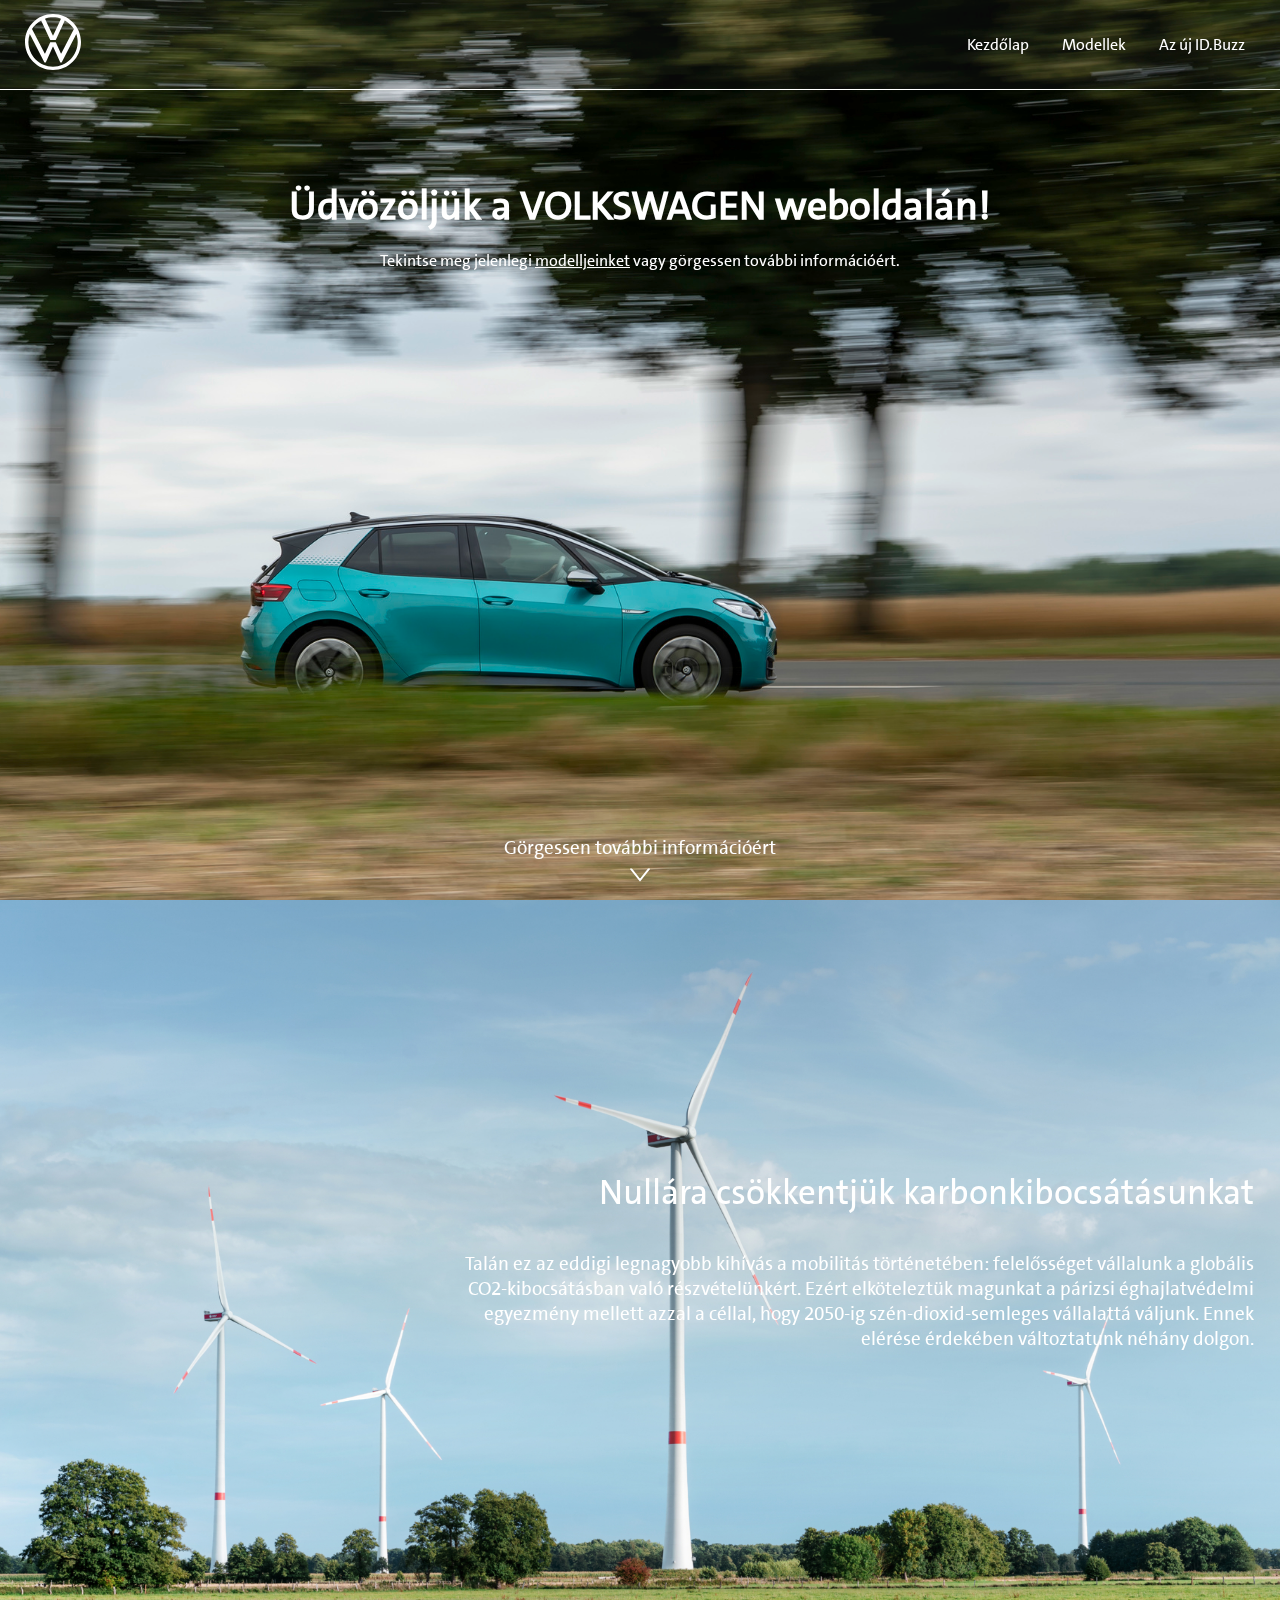
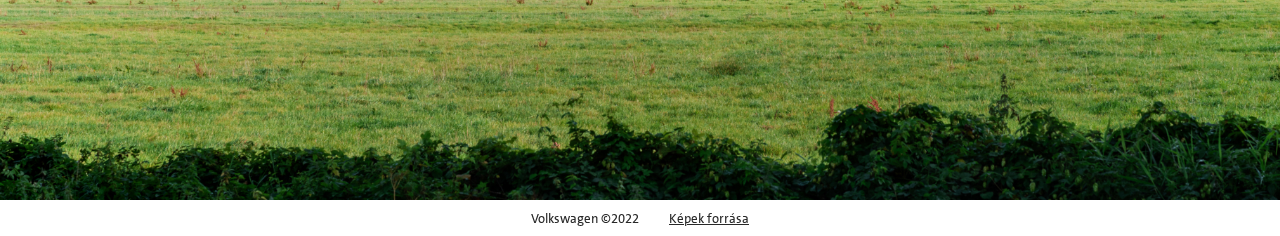
<file: index.html>
<!DOCTYPE html>
<html lang="hu">
<head>
    <meta charset="UTF-8">
    <meta http-equiv="X-UA-Compatible" content="IE=edge">
    <meta name="viewport" content="width=device-width, initial-scale=1.0">
    <title>Kezdőlap | Volkswagen</title>
    <link rel="icon" href="files/logo.png" type="image/icon type">
    <link rel="stylesheet" href="header.css">
    <link rel="stylesheet" href="style.css">
</head>
<body>
    <header>
        <a href="index.html" class="logo">
            <div>
                <svg xmlns="http://www.w3.org/2000/svg" width="56" height="56" viewBox="0 0 56 56">
                <path fill="white" d="M28,52.7 C14.5,52.7 3.4,41.5 3.4,28 C3.4,25.2 3.9,22.5 4.8,19.9 L19.2,47.9 C19.4,48.3 19.6,48.6 20.1,48.6 C20.6,48.6 20.8,48.3 21,47.9 L27.7,33 C27.8,32.8 27.9,32.7 28,32.7 C28.2,32.7 28.2,32.9 28.3,33 L35.1,47.9 C35.3,48.3 35.5,48.6 36,48.6 C36.5,48.6 36.7,48.3 36.9,47.9 L51.3,19.9 C52.2,22.4 52.7,25.1 52.7,28 C52.6,41.5 41.5,52.7 28,52.7 Z M28,21.6 C27.8,21.6 27.8,21.4 27.7,21.3 L20,4.7 C22.5,3.8 25.2,3.3 28,3.3 C30.8,3.3 33.5,3.8 36,4.7 L28.3,21.3 C28.2,21.4 28.2,21.6 28,21.6 Z M19.9,39.6 C19.7,39.6 19.7,39.4 19.6,39.3 L7,15.1 C9.2,11.5 12.4,8.5 16.1,6.4 L25,25.6 C25.2,26 25.4,26.1 25.7,26.1 L30.3,26.1 C30.6,26.1 30.8,26 31,25.6 L39.8,6.4 C43.5,8.5 46.7,11.5 48.9,15.1 L36.4,39.3 C36.3,39.5 36.2,39.6 36.1,39.6 C35.9,39.6 35.9,39.4 35.8,39.3 L31,28.7 C30.8,28.3 30.6,28.2 30.3,28.2 L25.7,28.2 C25.4,28.2 25.2,28.3 25,28.7 L20.2,39.3 C20.1,39.4 20.1,39.6 19.9,39.6 Z M28,56 C43.5,56 56,43.5 56,28 C56,12.5 43.5,0 28,0 C12.5,0 0,12.5 0,28 C0,43.5 12.5,56 28,56 Z"></path>
                </svg>
            </div>
        </a>
        <nav class="right desktop">
            <a href="index.html">Kezdőlap</a>
            <a href="modellek.html">Modellek</a>
            <a href="buzz.html">Az új ID.Buzz</a>
        </nav>
        <nav class="right mobile">
            <a href="#" onclick="openMenu()">Menü</a>
            <div class="hamburger">
                <a href="#" onclick="closeMenu()" class="closeBtn">&times</a>
                <div class="hamburger-links">
                    <a href="index.html">Kezdőlap</a>
                    <a href="modellek.html">Modellek</a>
                    <a href="buzz.html">Az új ID.Buzz</a>
                </div>
            </div>
        </nav>
    </header>

    <section class="sec-up">
        <div class="content">
            <video width="100%" height="100%" poster="files/id3_1.jpg" autoplay muted loop playsinline>
                <source src="https://uploads.vw-mms.de/system/production/videos/vwn/003/549/video_file_de/86d7b9b68f031d0a40cddf617e79e0a2c2c624ba/20200424085138_720p.mp4?1592803236" type="video/mp4">
            </video>
            <div class="center">
                <div class="content-1">
                    <h1>Üdvözöljük a VOLKSWAGEN weboldalán!</h1>
                    <p>Tekintse meg jelenlegi <a href="modellek.html">modelljeinket</a> vagy görgessen további információért.</p>
                </div>
                <div class="content-scroll">
                    <a href="#more-info">
                        <div class="click">
                            <p>Görgessen további információért</p>
                            <img src="files/arrow.svg" alt="">
                        </div>
                    </a>
                </div>
            </div>
        </div>
    </section>
    <section id="more-info" class="sec-down" style="background-image: url(files/co_1.jpg);">
        <div class="content-2">
            <h2>Nullára csökkentjük karbonkibocsátásunkat</h2>
            <p>Talán ez az eddigi legnagyobb kihívás a mobilitás történetében: felelősséget vállalunk a globális CO2-kibocsátásban való részvételünkért. Ezért elköteleztük magunkat a párizsi éghajlatvédelmi egyezmény mellett azzal a céllal, hogy 2050-ig szén-dioxid-semleges vállalattá váljunk. Ennek elérése érdekében változtatunk néhány dolgon.</p>
        </div>
    </section>

    <footer>
        <p>Volkswagen ©2022</p>
        <a href="https://www.volkswagen-newsroom.com/de" target="nr_vw">Képek forrása</a>
    </footer>
    <script src="nav.js"></script>
</body>
</html>
</file>
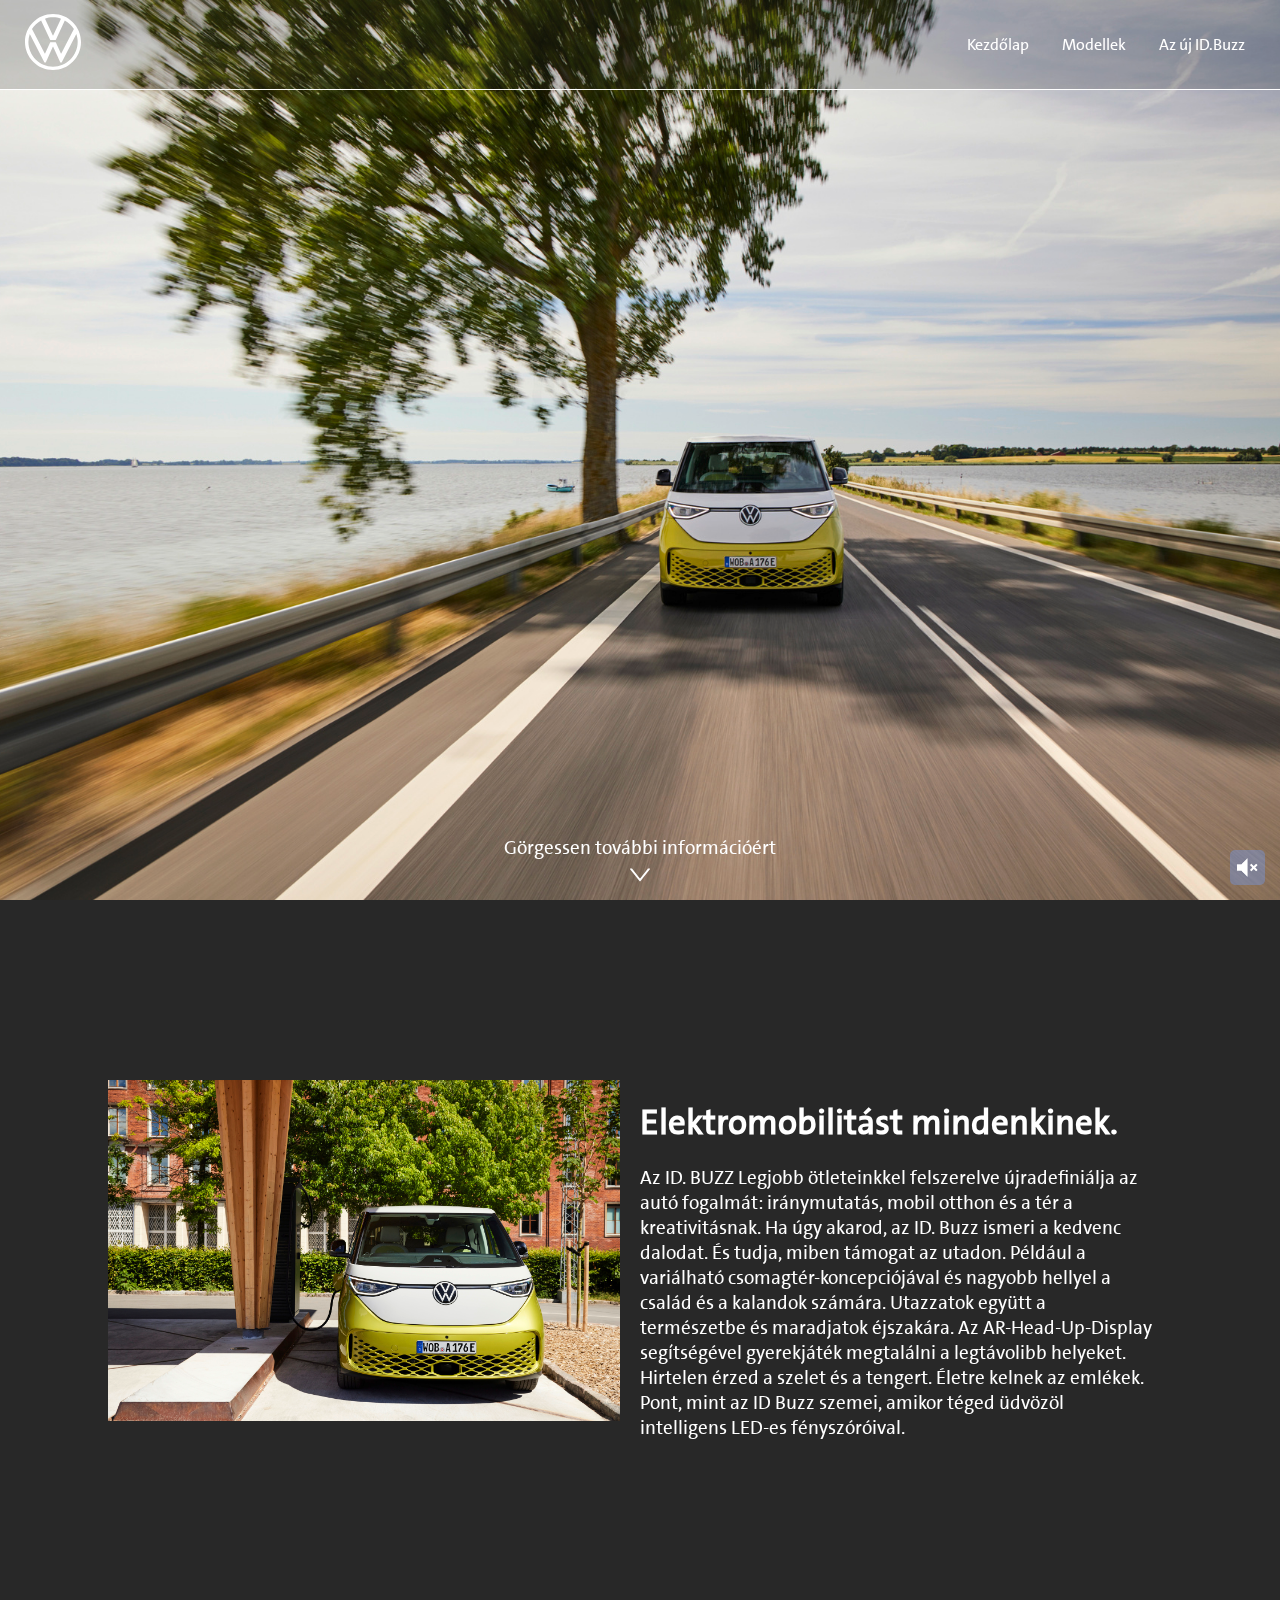
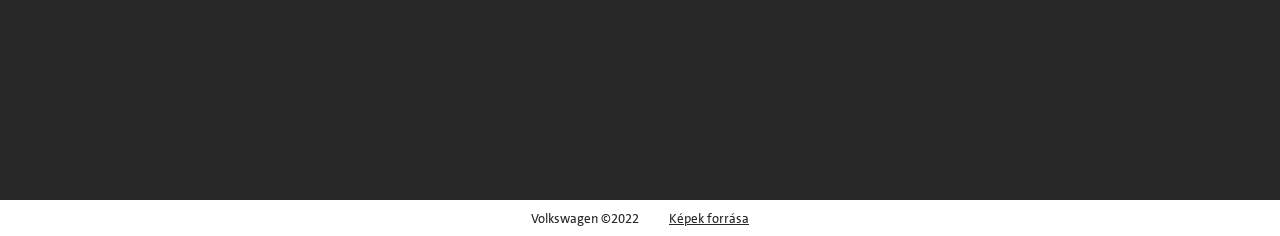
<file: buzz.html>
<!DOCTYPE html>
<html lang="hu">
<head>
    <meta charset="UTF-8">
    <meta http-equiv="X-UA-Compatible" content="IE=edge">
    <meta name="viewport" content="width=device-width, initial-scale=1.0">
    <title>ID.Buzz | Volkswagen</title>
    <link rel="icon" href="files/logo.png" type="image/icon type">
    <link rel="stylesheet" href="header.css">
    <link rel="stylesheet" href="buzz.css">
</head>
<body>
    <header>
        <a href="index.html" class="logo">
            <div>
                <svg xmlns="http://www.w3.org/2000/svg" width="56" height="56" viewBox="0 0 56 56">
                <path fill="white" d="M28,52.7 C14.5,52.7 3.4,41.5 3.4,28 C3.4,25.2 3.9,22.5 4.8,19.9 L19.2,47.9 C19.4,48.3 19.6,48.6 20.1,48.6 C20.6,48.6 20.8,48.3 21,47.9 L27.7,33 C27.8,32.8 27.9,32.7 28,32.7 C28.2,32.7 28.2,32.9 28.3,33 L35.1,47.9 C35.3,48.3 35.5,48.6 36,48.6 C36.5,48.6 36.7,48.3 36.9,47.9 L51.3,19.9 C52.2,22.4 52.7,25.1 52.7,28 C52.6,41.5 41.5,52.7 28,52.7 Z M28,21.6 C27.8,21.6 27.8,21.4 27.7,21.3 L20,4.7 C22.5,3.8 25.2,3.3 28,3.3 C30.8,3.3 33.5,3.8 36,4.7 L28.3,21.3 C28.2,21.4 28.2,21.6 28,21.6 Z M19.9,39.6 C19.7,39.6 19.7,39.4 19.6,39.3 L7,15.1 C9.2,11.5 12.4,8.5 16.1,6.4 L25,25.6 C25.2,26 25.4,26.1 25.7,26.1 L30.3,26.1 C30.6,26.1 30.8,26 31,25.6 L39.8,6.4 C43.5,8.5 46.7,11.5 48.9,15.1 L36.4,39.3 C36.3,39.5 36.2,39.6 36.1,39.6 C35.9,39.6 35.9,39.4 35.8,39.3 L31,28.7 C30.8,28.3 30.6,28.2 30.3,28.2 L25.7,28.2 C25.4,28.2 25.2,28.3 25,28.7 L20.2,39.3 C20.1,39.4 20.1,39.6 19.9,39.6 Z M28,56 C43.5,56 56,43.5 56,28 C56,12.5 43.5,0 28,0 C12.5,0 0,12.5 0,28 C0,43.5 12.5,56 28,56 Z"></path>
                </svg>
            </div>
        </a>
        <nav class="right desktop">
            <a href="index.html">Kezdőlap</a>
            <a href="modellek.html">Modellek</a>
            <a href="buzz.html">Az új ID.Buzz</a>
        </nav>
        <nav class="right mobile">
            <a href="#" onclick="openMenu()">Menü</a>
            <div class="hamburger">
                <a href="#" onclick="closeMenu()" class="closeBtn">&times</a>
                <div class="hamburger-links">
                    <a href="index.html">Kezdőlap</a>
                    <a href="modellek.html">Modellek</a>
                    <a href="buzz.html">Az új ID.Buzz</a>
                </div>
            </div>
        </nav>
    </header>
    <section>
        <div class="buzz-content">
            <video width="100%" height="100%" poster="files/idbuzz_2.jpg" autoplay muted loop playsinline>
                <source src="https://uploads.vw-mms.de/system/production/videos/vwn/006/044/video_file_de/5dd2394531382b6c70ce3118008930802c863493/V2022NR0054_720p.mp4?1651059213" type="video/mp4">
            </video>
            <button class="muteBtn" title="Mute/Unmute" onclick="mute()">
                <img src="files/mute.png">
            </button>
            <div class="center">
                <div class="content-text">
                    <a href="#more-info">
                        <div class="click">
                            <p>Görgessen további információért</p>
                            <img src="files/arrow.svg" alt="">
                        </div>
                    </a>
                </div>
            </div>
        </div>
    </section>
    <section id="more-info" style="background: #282828;">
        <div class="center">
            <div class="divsort">
                <img class="buzzimg" src="files/idbuzz_1.jpg">
                <div class="buzzcontent">
                    <h2>Elektromobilitást mindenkinek.</h2>
                    <p>Az ID. BUZZ Legjobb ötleteinkkel felszerelve újradefiniálja az autó fogalmát: iránymutatás, mobil otthon és a tér a kreativitásnak. Ha úgy akarod, az ID. Buzz ismeri a kedvenc dalodat. És tudja, miben támogat az utadon. Például a variálható csomagtér-koncepciójával és nagyobb hellyel a család és a kalandok számára. Utazzatok együtt a természetbe és maradjatok éjszakára. Az AR-Head-Up-Display segítségével gyerekjáték megtalálni a legtávolibb helyeket. Hirtelen érzed a szelet és a tengert. Életre kelnek az emlékek. Pont, mint az ID Buzz szemei, amikor téged üdvözöl intelligens LED-es fényszóróival.</p>
                </div>
            </div>
        </div>
    </section>
    <footer>
        <p>Volkswagen ©2022</p>
        <a href="https://www.volkswagen-newsroom.com/de" target="nr_vw">Képek forrása</a>
    </footer>
    <script src="nav.js"></script>
</body>
</html>
</file>
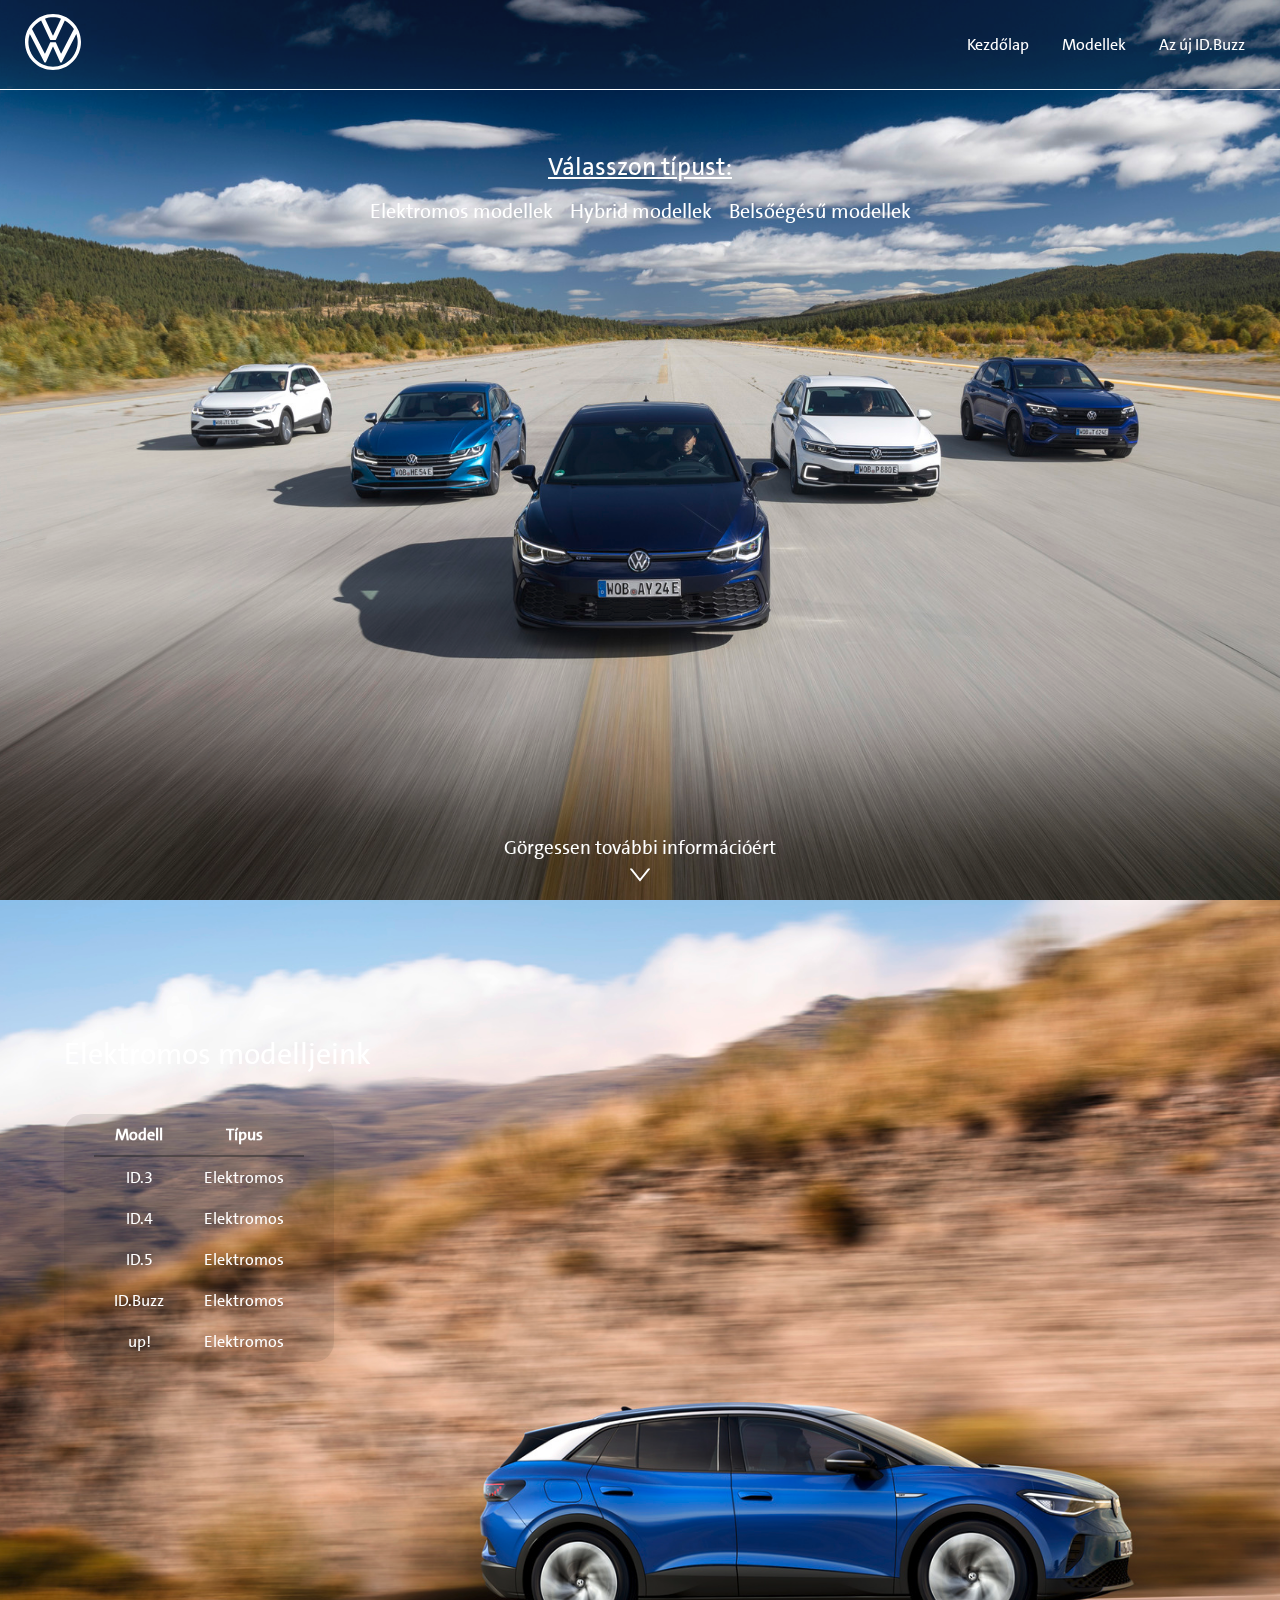
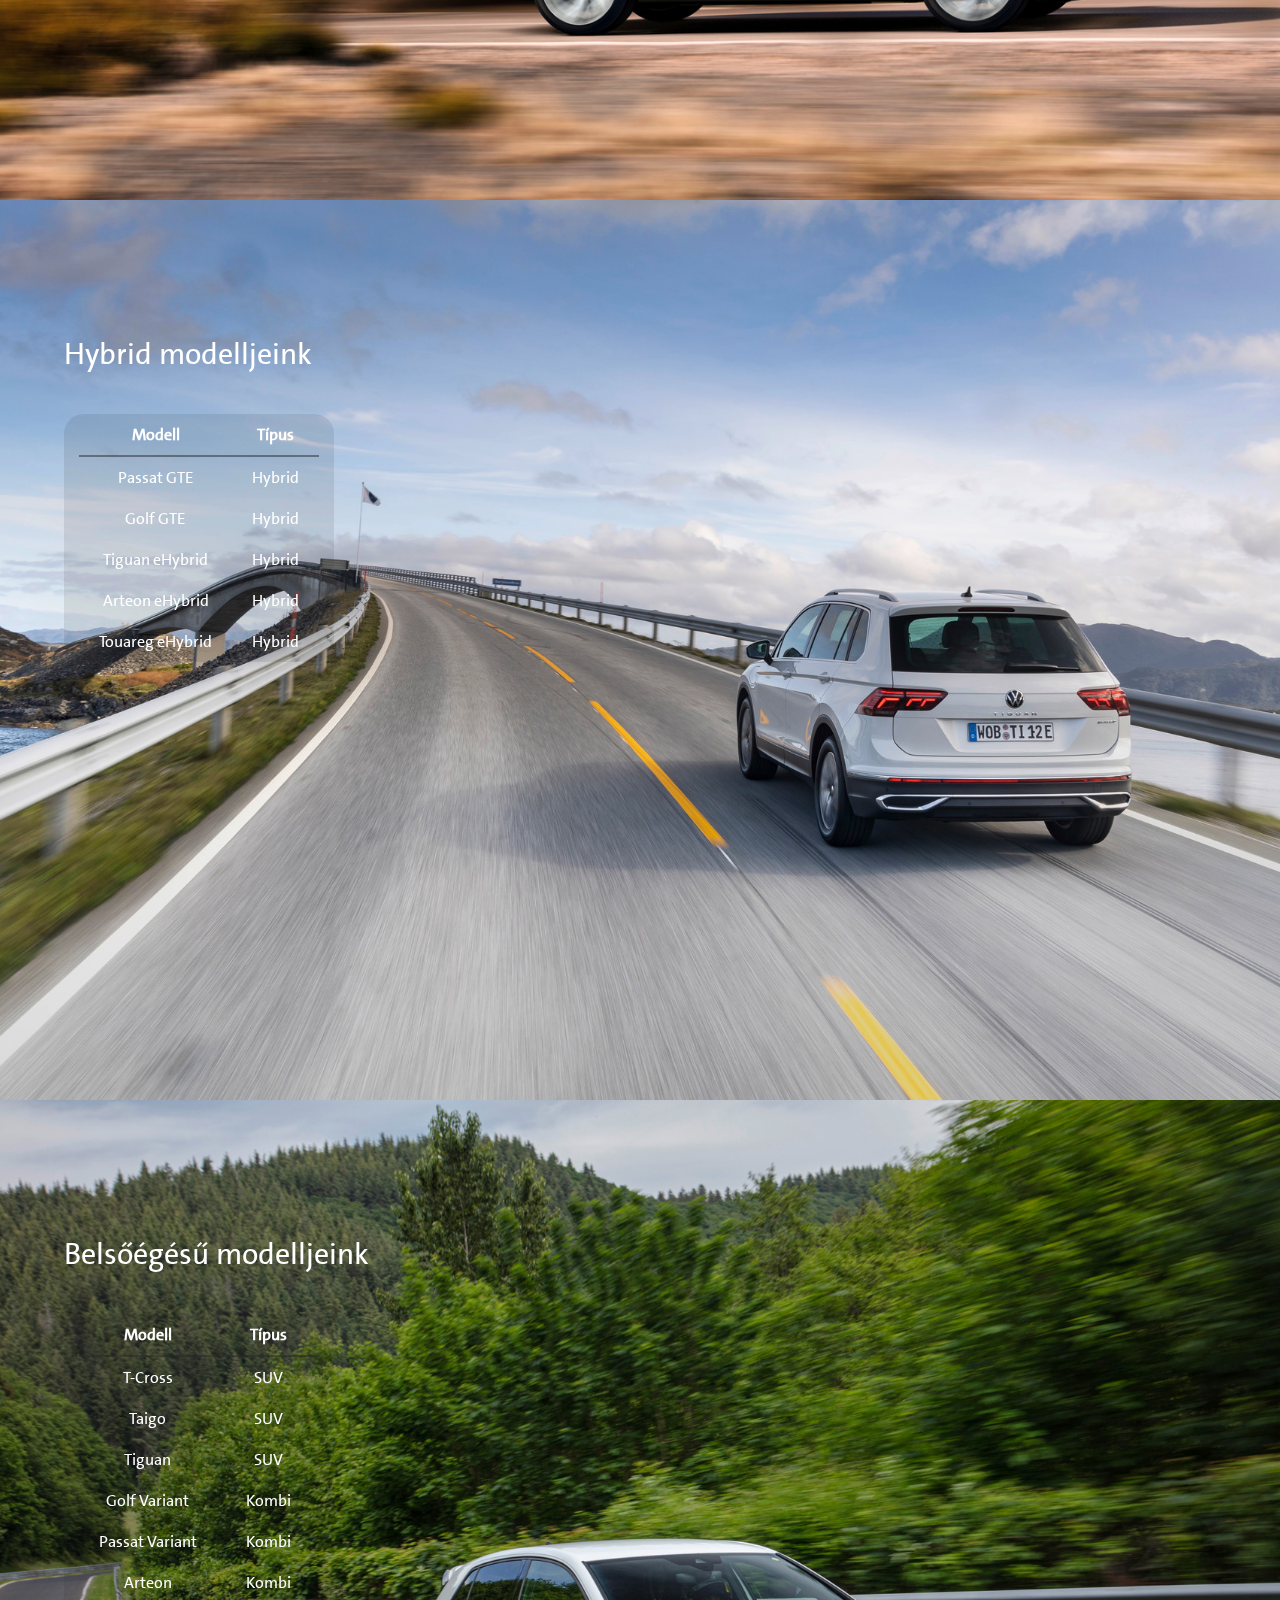
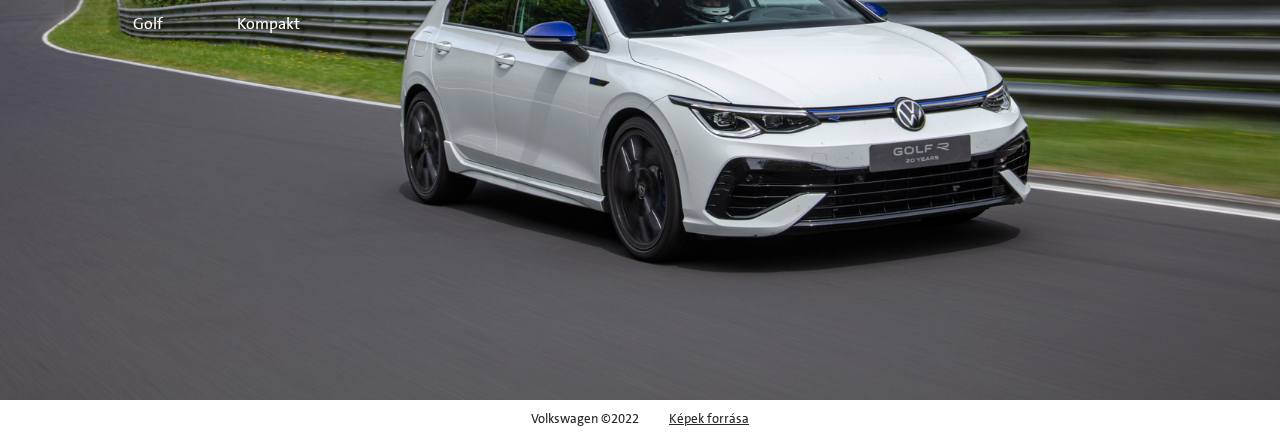
<file: modellek.html>
<!DOCTYPE html>
<html lang="hu">
    <head>
        <meta charset="UTF-8">
        <meta http-equiv="X-UA-Compatible" content="IE=edge">
        <meta name="viewport" content="width=device-width, initial-scale=1.0">
        <title>Modellek | Volkswagen</title>
        <link rel="icon" href="files/logo.png" type="image/icon type">
        <link rel="stylesheet" href="header.css">
        <link rel="stylesheet" href="modellek.css">
    
        <link rel="preconnect" href="https://fonts.googleapis.com">
        <link rel="preconnect" href="https://fonts.gstatic.com" crossorigin>
        <link href="https://fonts.googleapis.com/css2?family=Montserrat:wght@500&display=swap" rel="stylesheet">
    </head>
<body>
    <header>
        <a href="index.html" class="logo">
            <div>
                <svg xmlns="http://www.w3.org/2000/svg" width="56" height="56" viewBox="0 0 56 56">
                <path fill="white" d="M28,52.7 C14.5,52.7 3.4,41.5 3.4,28 C3.4,25.2 3.9,22.5 4.8,19.9 L19.2,47.9 C19.4,48.3 19.6,48.6 20.1,48.6 C20.6,48.6 20.8,48.3 21,47.9 L27.7,33 C27.8,32.8 27.9,32.7 28,32.7 C28.2,32.7 28.2,32.9 28.3,33 L35.1,47.9 C35.3,48.3 35.5,48.6 36,48.6 C36.5,48.6 36.7,48.3 36.9,47.9 L51.3,19.9 C52.2,22.4 52.7,25.1 52.7,28 C52.6,41.5 41.5,52.7 28,52.7 Z M28,21.6 C27.8,21.6 27.8,21.4 27.7,21.3 L20,4.7 C22.5,3.8 25.2,3.3 28,3.3 C30.8,3.3 33.5,3.8 36,4.7 L28.3,21.3 C28.2,21.4 28.2,21.6 28,21.6 Z M19.9,39.6 C19.7,39.6 19.7,39.4 19.6,39.3 L7,15.1 C9.2,11.5 12.4,8.5 16.1,6.4 L25,25.6 C25.2,26 25.4,26.1 25.7,26.1 L30.3,26.1 C30.6,26.1 30.8,26 31,25.6 L39.8,6.4 C43.5,8.5 46.7,11.5 48.9,15.1 L36.4,39.3 C36.3,39.5 36.2,39.6 36.1,39.6 C35.9,39.6 35.9,39.4 35.8,39.3 L31,28.7 C30.8,28.3 30.6,28.2 30.3,28.2 L25.7,28.2 C25.4,28.2 25.2,28.3 25,28.7 L20.2,39.3 C20.1,39.4 20.1,39.6 19.9,39.6 Z M28,56 C43.5,56 56,43.5 56,28 C56,12.5 43.5,0 28,0 C12.5,0 0,12.5 0,28 C0,43.5 12.5,56 28,56 Z"></path>
                </svg>
            </div>
        </a>
        <nav class="right desktop">
            <a href="index.html">Kezdőlap</a>
            <a href="modellek.html">Modellek</a>
            <a href="buzz.html">Az új ID.Buzz</a>
        </nav>
        <nav class="right mobile">
            <a href="#" onclick="openMenu()">Menü</a>
            <div class="hamburger">
                <a href="#" onclick="closeMenu()" class="closeBtn">&times</a>
                <div class="hamburger-links">
                    <a href="index.html">Kezdőlap</a>
                    <a href="modellek.html">Modellek</a>
                    <a href="buzz.html">Az új ID.Buzz</a>
                </div>
            </div>
        </nav>
    </header>

    <section class="sec-choose">
        <div class="video">
            <video width="100%" height="100%" poster="files/models_2.jpg" autoplay muted loop playsinline>
                <source src="https://uploads.vw-mms.de/system/production/videos/vwn/005/716/video_file_de/5ca4ae2e52a1dfe5ef1600534b8cab9a0bc234b0/V2021NR0057_720p.mp4?1620760926" type="video/mp4">
            </video>
        </div>
        <div class="center">
            <div class="modell-choose">
                <h4>Válasszon típust:</h4>
                <a href="#elektromos">Elektromos modellek</a>
                <a href="#hybrid">Hybrid modellek</a>
                <a href="#belsoeges">Belsőégésű modellek</a>
            </div>
            <div class="content-scroll">
                <a href="#elektromos">
                    <div class="click">
                        <p>Görgessen további információért</p>
                        <img src="files/arrow.svg" alt="">
                    </div>
                </a>
            </div>
        </div>
    </section>
    <section id="elektromos" style="background-image: url(files/id4_2.jpg);">
        <div class="content-elektromos">
            <h1>Elektromos modelljeink</h1>
            <div class="table">
                <table>
                    <tr>
                        <th>Modell</th>
                        <th>Típus</th>
                    </tr>
                    <tr>
                        <td>ID.3</td>
                        <td>Elektromos</td>
                    </tr>
                    <tr>
                        <td>ID.4</td>
                        <td>Elektromos</td>
                    </tr>
                    <tr>
                        <td>ID.5</td>
                        <td>Elektromos</td>
                    </tr>
                    <tr>
                        <td>ID.Buzz</td>
                        <td>Elektromos</td>
                    </tr>
                    <tr>
                        <td>up!</td>
                        <td>Elektromos</td>
                    </tr>
                </table>
            </div>
        </div>
    </section>
    <section id="hybrid" style="background-image: url(files/tiguanhyb_1.jpg);">
        <div class="content-hybrid">
            <h1>Hybrid modelljeink</h1>
            <div class="table">
                <table>
                    <tr>
                        <th>Modell</th>
                        <th>Típus</th>
                    </tr>
                    <tr>
                        <td>Passat GTE</td>
                        <td>Hybrid</td>
                    </tr>
                    <tr>
                        <td>Golf GTE</td>
                        <td>Hybrid</td>
                    </tr>
                    <tr>
                        <td>Tiguan eHybrid</td>
                        <td>Hybrid</td>
                    </tr>
                    <tr>
                        <td>Arteon eHybrid</td>
                        <td>Hybrid</td>
                    </tr>
                    <tr>
                        <td>Touareg eHybrid</td>
                        <td>Hybrid</td>
                    </tr>
                </table>
            </div>
        </div>
    </section>
    <section id="belsoeges" style="background-image: url(files/golfr_2.jpg);">
        <div class="content-belsoeges">
            <h1>Belsőégésű modelljeink</h1>
            <div class="table">
                <table>
                    <tr>
                        <th>Modell</th>
                        <th>Típus</th>
                    </tr>
                    <tr>
                        <td>T-Cross</td>
                        <td>SUV</td>
                    </tr>
                    <tr>
                        <td>Taigo</td>
                        <td>SUV</td>
                    </tr>
                    <tr>
                        <td>Tiguan</td>
                        <td>SUV</td>
                    </tr>
                    <tr>
                        <td>Golf Variant</td>
                        <td>Kombi</td>
                    </tr>
                    <tr>
                        <td>Passat Variant</td>
                        <td>Kombi</td>
                    </tr>
                    <tr>
                        <td>Arteon</td>
                        <td>Kombi</td>
                    </tr>
                    <tr>
                        <td>Golf</td>
                        <td>Kompakt</td>
                    </tr>
                </table>
            </div>
        </div>
    </section>
    
    <footer>
        <p>Volkswagen ©2022</p>
        <a href="https://www.volkswagen-newsroom.com/de" target="nr_vw">Képek forrása</a>
    </footer>
    <script src="nav.js"></script>
</body>
</html>
</file>
<file: header.css>
/* NAVBAR */

.desktop{
    display: none;
}

.mobile{
    display: initial;
}

@media(min-width: 750px){
    .desktop{
        display: initial;
    }
    .mobile{
        display: none;
    }
}

@media(min-height: 700px){
    header{
        border-bottom: 0.01vw solid white;
        background-color: rgba(40,40,40,20%);
    }
}

header{
    position: fixed;
    width: 100%;
    height: 10vh;
    padding: 5px 20px;
    top: 0;
    z-index: 2;

    display: grid;
    align-items: center;
    grid-template-columns: auto 1fr auto;
}

a.logo{
    width: 60px;
    padding: 0.5vh;
    color: white;
}

header nav.right{
    text-align: right;
}

header nav a{
    text-decoration: none;
    padding: 10px 15px;
    color: white;
}

header nav.desktop a:hover{
    background-color: rgba(40,40,40,20%);
    border-radius: 5px;
}

/* MOBIL NÉZET */

.hamburger{
    display: block;
    position: absolute;
    background-color: #282828;
    text-align: center;
    right: -70%;
    top: 0;
    width: 70%;
    height: 100vh;
    transition: all 1s;
}

.hamburger-links {
    margin-top: 5vh;
}

.hamburger-links a{
    display: block;
    padding: 42.5px;
    color: white;
}

.closeBtn {
    position: absolute;
    top: 0;
    right: 0;
    font-size: 30px;
}
</file>
<file: style.css>
@font-face {
    font-family: "VWfont";
    src: url(files/VWAGTheSans_Regular.ttf);
  }

*{
    margin: 0;
    padding: 0;
    box-sizing: border-box;
    font-family: 'VWfont', sans-serif;
}

html{
    scroll-behavior: smooth;
}

/* KEZDŐLAP */

section.sec-up{
    height: 100vh;
}

video {
    position: fixed;
    width: 100%;
    height: 100%;
    object-fit: cover;
    z-index: -100;
}

.center {
    display: flex;
    justify-content: center;
}

.content-1 {
    position: absolute;
    top: 20vh;
    text-align: center;
}

.content-1 h1{
    font-size: 2.5em;
    color: white;
}

.content-1 p, .content-1 a{
    margin-top: 2vh;
    color: white;
}

.content-scroll {
    position: absolute;
    text-align: center;
    bottom: 10px;
}

.content-scroll p {
    font-size: 1.2em;
    color: white;
    margin: 5px;
}

.content-scroll a {
    text-decoration: none;
}

.content-scroll img {
    width: 20px;
}

section.sec-down{
    height: 100vh;
    background-size: cover;
    background-position: center;

    display: flex;
    justify-content: right;
    text-align: right;
}

.content-2{
    margin-right: 2vw;
    margin-left: 2vw;
    width: 800px;
}

.content-2 h2{
    font-weight: 500;
    margin-top: 30vh;
    font-size: 2.2em;
    color: white;
}

.content-2 p{
    font-weight: 100;
    padding-top: 4vh;
    font-size: 1.2em;
    color: white;
}

@media(max-width: 600px){
    .content-2 {
        font-size: small;
    }
}

/* footer */

footer{
    height: 4vh;
    width: 100%;
    background-color: white;
    font-size: 12.5px;
    
    display: flex;
    justify-content: center;
    align-items: center;
}

footer p{
    color: #282828;
}

footer a {
    color: #282828;
    margin-left: 30px;
}
</file>
<file: buzz.css>
@font-face {
    font-family: "VWfont";
    src: url(files/VWAGTheSans_Regular.ttf);
  }

*{
    margin: 0;
    padding: 0;
    box-sizing: border-box;
    font-family: 'VWfont', sans-serif;
}

html{
    scroll-behavior: smooth;
}

/* BUZZ */

section {
    height: 100vh;
    width: 100%;
}

video {
    position: fixed;
    object-fit: cover;
    z-index: -100;
}

.center {
    display: flex;
    justify-content: center;
}

.content-text {
    position: absolute;
    text-align: center;
    bottom: 10px;
}

.content-text p {
    font-size: 1.2em;
    color: white;
    margin: 5px;
}

.content-text a {
    text-decoration: none;
}

.content-text img {
    width: 20px;
}

.muteBtn {
    position: absolute;
    display: flex;
    align-items: center;
    justify-content: center;
    bottom: 15px;
    right: 15px;
    width: 35px;
    height: 35px;
    border: none;
    cursor: pointer;
    border-radius: 5px;
    background: rgba(116, 154, 237, 0.4);
}

.muteBtn img {
    width: 25px;
}

.divsort {
    position: absolute;
    margin-top: 20vh;
}

.buzzcontent {
    color: white;
    margin: 20px;
}

.buzzimg {
    float: left;
}

img.buzzimg {
    width: 40vw;
}

.buzzcontent {
    float: right;
    width: 40vw;
}

.buzzcontent h2 {
    font-size: 2.2em;
    margin-bottom: 20px;
}

.buzzcontent p {
    font-size: 1.2em;
}

@media(max-width: 820px){
    .divsort {
        position: absolute;
        margin-top: 10vh;
    }
    img.buzzimg {
        width: 90vw;
        margin: 15px;
    }
    
    .buzzcontent {
        float: right;
        width: 90vw;
        font-size: small;
    }
    section#more-info {
        min-height: 115vh;
    }
}

/* footer */

footer{
    height: 4vh;
    width: 100%;
    background-color: white;
    font-size: 12.5px;
    
    display: flex;
    justify-content: center;
    align-items: center;
}

footer p{
    color: #282828;
}

footer a {
    color: #282828;
    margin-left: 30px;
}
</file>
<file: modellek.css>
@font-face {
    font-family: "VWfont";
    src: url(files/VWAGTheSans_Regular.ttf);
  }

*{
    margin: 0;
    padding: 0;
    box-sizing: border-box;
    font-family: 'VWfont', sans-serif;
}

html{
    scroll-behavior: smooth;
}

/* KEZDŐLAP */

section{
    height: 100vh;
    background-size: cover;
    background-position: center;
}

@media(max-width: 800px){
    section {
        background-size: auto;
        background-position: -900px center;
    }
}

video {
    position: fixed;
    width: 100%;
    height: 100%;
    object-fit: cover;
    z-index: -100;
}

.center {
    display: flex;
    justify-content: center;
}

.modell-choose{
    position: absolute;
    margin-top: 15vh;
    text-align: center;
    color: white;
}

.modell-choose h4 {
    font-size: 25px;
    font-weight: 500;
    margin: 15px;
    text-decoration: underline;
}

.modell-choose a{
    padding: 0 1vw;
    font-size: 20px;
    color: white;
    text-decoration: none;
    padding: 7px;
    border-radius: 10px;
}

.modell-choose a:hover {
    background-color: rgba(40,40,40,20%);
}

.content-scroll {
    position: absolute;
    text-align: center;
    bottom: 10px;
}

.content-scroll p {
    font-size: 1.2em;
    color: white;
    margin: 5px;
}

.content-scroll a {
    text-decoration: none;
}

.content-scroll img {
    width: 20px;
}

.content-belsoeges{
    padding-top: 15vh;
    padding-left: 5vw;
}

.content-belsoeges h1{
    font-weight: 400;
    font-size: 30px;
    color: white;
}

.content-hybrid{
    padding-top: 15vh;
    padding-left: 5vw;
}

.content-hybrid h1{
    font-weight: 400;
    font-size: 30px;
    color: white;
}

.content-elektromos{
    padding-top: 15vh;
    padding-left: 5vw;
}

.content-elektromos h1{
    font-weight: 400;
    font-size: 30px;
    color: white;
}

.table {
    margin-top: 40px;
    width: 270px;
    background: rgba(40,40,40,10%);
    border-radius: 20px;
    padding: 0 5px;

    display: flex;
    justify-content: center;
}

table {
    border-collapse: collapse;
    color: white;
}

th,td {
    text-align: center;
    margin: 5px;
    padding: 10px 20px;
}

th {
    border-bottom: 2px solid rgba(40,40,40,50%);
}

/* footer */

footer{
    height: 4vh;
    width: 100%;
    background-color: white;
    font-size: 12.5px;
    
    display: flex;
    justify-content: center;
    align-items: center;
}

footer p{
    color: #282828;
}

footer a {
    color: #282828;
    margin-left: 30px;
}
</file>
